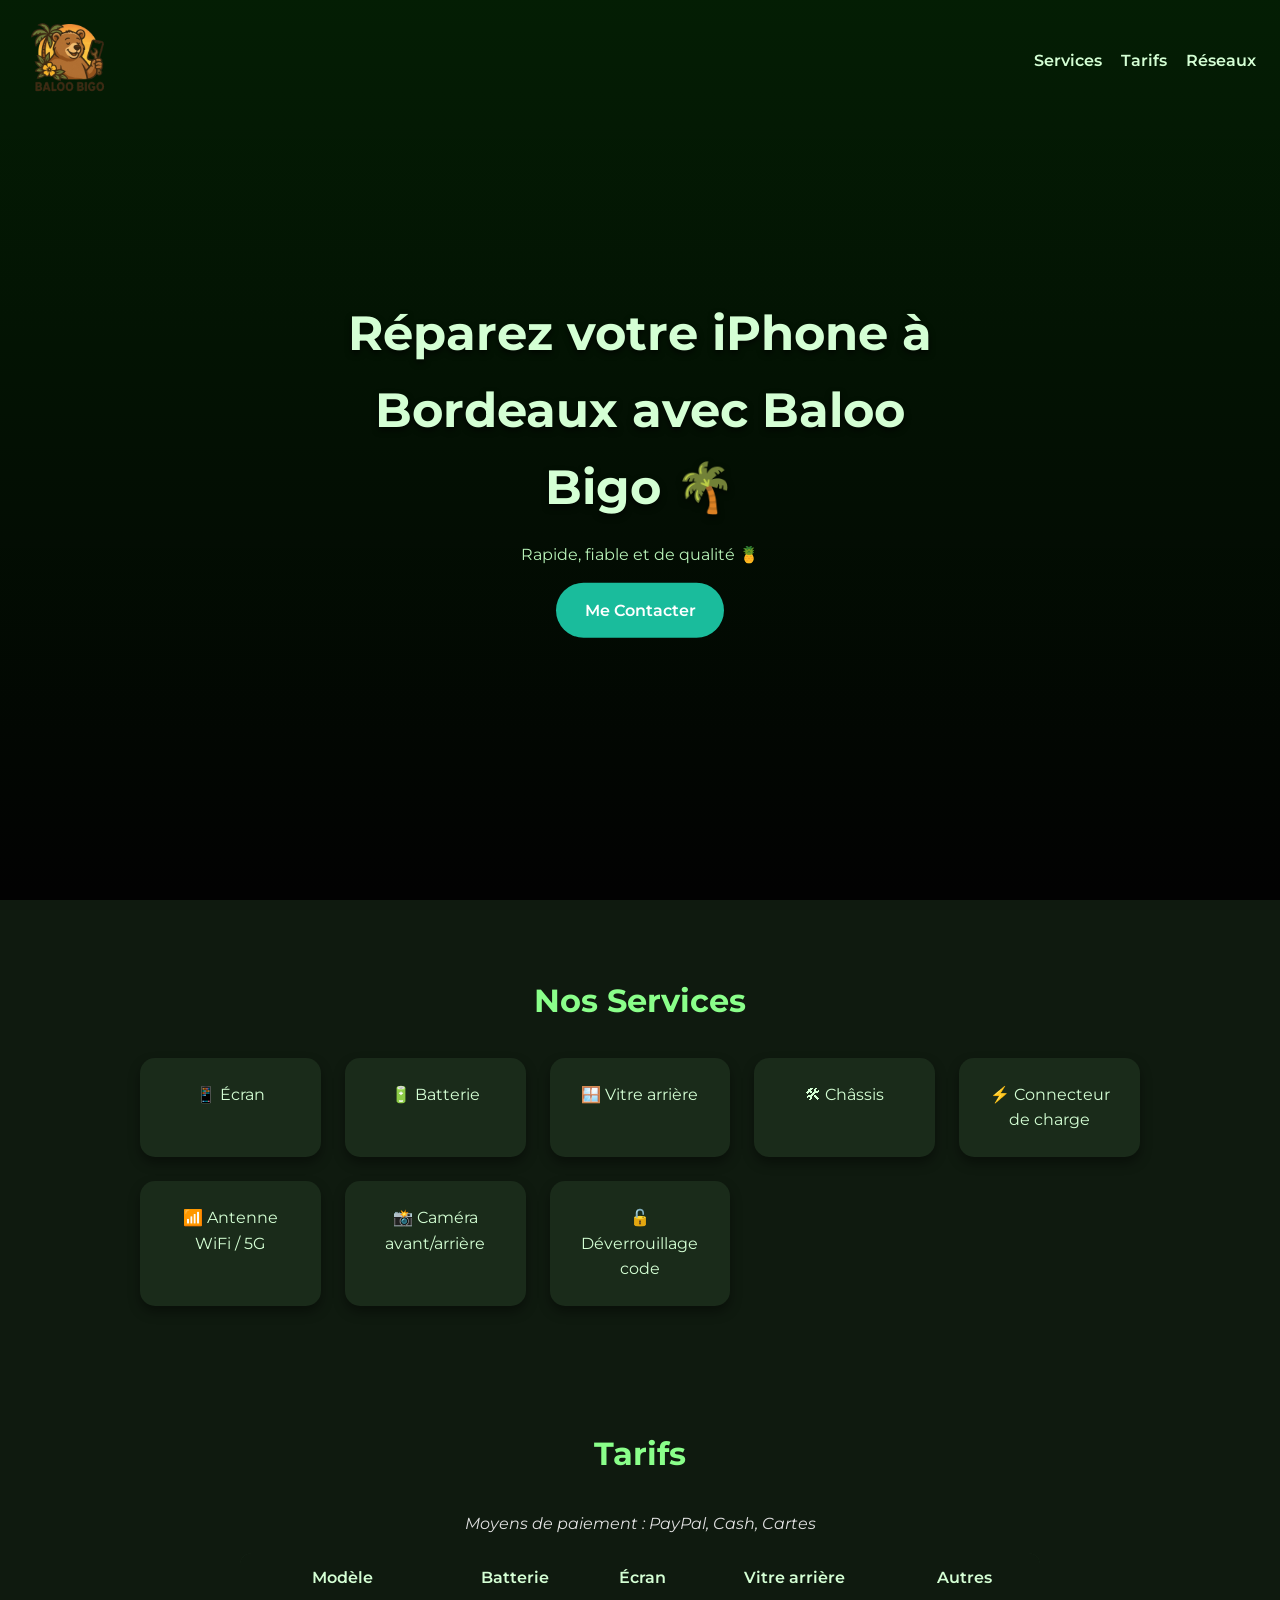
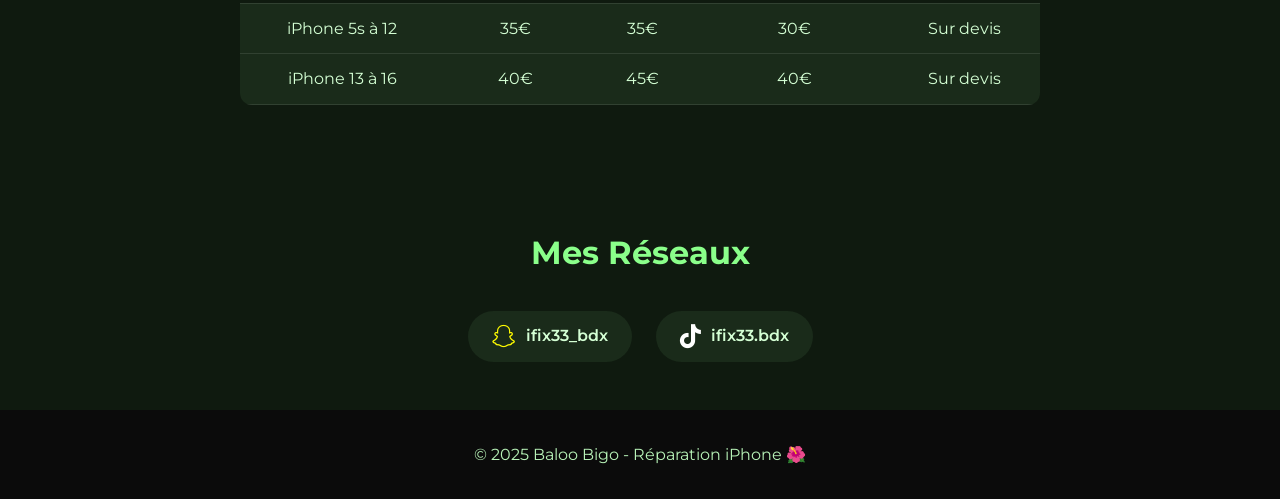
<file: index.html>
<!DOCTYPE html>
<html lang="fr">
<head>
  <meta charset="UTF-8">
  <meta name="viewport" content="width=device-width, initial-scale=1.0">
  <meta name="google-site-verification" content="fm58N_g5K8UK_KCXhGy0kUdXE4n-N0BsBM9ABwy1UoQ" />
  <title>Baloo Bigo - Réparation iPhone à Bordeaux</title>
  
  <!-- Description meta -->
  <meta name="description" content="Baloo Bigo, expert en réparation d'iPhone à Bordeaux. Écrans, batteries, vitres arrière, châssis, connecteur de charge, caméras et déverrouillage.">

  <!-- Keywords meta -->
  <meta name="keywords" content="réparation iPhone, iPhone Bordeaux, batterie iPhone, écran iPhone, vitre arrière, déverrouillage iPhone, caméra iPhone, connecteur de charge, Baloo Bigo">

  <!-- Robots meta -->
  <meta name="robots" content="index, follow">

  <!-- Favicon -->
  <link rel="icon" href="favicon.ico" type="image/x-icon">

  <!-- CSS -->
  <link rel="stylesheet" href="style.css">

  <!-- Fonts -->
  <link href="https://fonts.googleapis.com/css2?family=Pacifico&family=Montserrat:wght@400;600&display=swap" rel="stylesheet">

  <!-- Réseaux sociaux (Open Graph / Twitter Card) -->
  <meta property="og:title" content="Baloo Bigo - Réparation iPhone à Bordeaux">
  <meta property="og:description" content="Écrans, batteries, caméras et déverrouillage iPhone. Rapide et fiable !">
  <meta property="og:type" content="website">
  <meta property="og:url" content="https://www.baloobigo.fr/">
  <meta property="og:image" content="https://www.baloobigo.fr/preview.jpg">

  <meta name="twitter:card" content="summary_large_image">
  <meta name="twitter:title" content="Baloo Bigo - Réparation iPhone à Bordeaux">
  <meta name="twitter:description" content="Écrans, batteries, caméras et déverrouillage iPhone. Rapide et fiable !">
  <meta name="twitter:image" content="https://www.baloobigo.fr/preview.jpg">

  <!-- FontAwesome pour icônes réseaux -->
  <link rel="stylesheet" href="https://cdnjs.cloudflare.com/ajax/libs/font-awesome/6.5.0/css/all.min.css">

</head>
<body>
  <!-- HEADER -->
  <header class="hero">
    <nav class="navbar">
      <div class="logo-container">
        <img src="Baloo_bigo_logo.png" alt="Logo Baloo Bigo - Réparation iPhone Bordeaux" class="logo-img">
      </div>

      <ul class="nav-links">
        <li><a href="#services">Services</a></li>
        <li><a href="#tarifs">Tarifs</a></li>
        <li><a href="#contact">Réseaux</a></li>
      </ul>

      <button class="hamburger" aria-label="Menu">
        <span></span><span></span><span></span>
      </button>
    </nav>

    <div class="hero-center fade-in">
      <h1>Réparez votre iPhone à Bordeaux avec Baloo Bigo 🌴</h1>
      <p>Rapide, fiable et de qualité 🍍</p>
      <a href="#contact" class="btn">Me Contacter</a>
    </div>
  </header>

  <!-- SERVICES -->
  <main>
    <section id="services" class="section reveal">
      <h2>Nos Services</h2>
      <div class="cards">
        <div class="card">📱 Écran</div>
        <div class="card">🔋 Batterie</div>
        <div class="card">🪟 Vitre arrière</div>
        <div class="card">🛠 Châssis</div>
        <div class="card">⚡ Connecteur de charge</div>
        <div class="card">📶 Antenne WiFi / 5G</div>
        <div class="card">📸 Caméra avant/arrière</div>
        <div class="card">🔓 Déverrouillage code</div>
      </div>
    </section>

    <!-- TARIFS -->
    <section id="tarifs" class="section reveal">
      <h2>Tarifs</h2>
      <p><em>Moyens de paiement : PayPal, Cash, Cartes</em></p>

      <div class="pricing">
        <table class="price-table">
          <thead>
            <tr>
              <th>Modèle</th>
              <th>Batterie</th>
              <th>Écran</th>
              <th>Vitre arrière</th>
              <th>Autres</th>
            </tr>
          </thead>
          <tbody>
            <tr>
              <td>iPhone 5s à 12</td>
              <td>35€</td>
              <td>35€</td>
              <td>30€</td>
              <td>Sur devis</td>
            </tr>
            <tr>
              <td>iPhone 13 à 16</td>
              <td>40€</td>
              <td>45€</td>
              <td>40€</td>
              <td>Sur devis</td>
            </tr>
          </tbody>
        </table>
      </div>
    </section>

    <!-- RÉSEAUX SOCIAUX -->
    <section id="contact" class="section reveal">
      <h2>Mes Réseaux</h2>
      <div class="socials">
        <a href="https://www.snapchat.com/add/ifix33_bdx" target="_blank" class="social-btn snapchat">
          <i class="fab fa-snapchat-ghost"></i> ifix33_bdx
        </a>
        <a href="https://www.tiktok.com/@ifix33.bdx" target="_blank" class="social-btn tiktok">
          <i class="fab fa-tiktok"></i> ifix33.bdx
        </a>
      </div>
    </section>
  </main>

  <!-- FOOTER -->
  <footer>
    <p>© 2025 Baloo Bigo - Réparation iPhone 🌺</p>
  </footer>

  <!-- SCRIPT -->
  <script src="script.js"></script>
</body>
</html>
</file>
<file: style.css>
/* =======================
   GLOBAL
======================= */
body {
  margin: 0;
  font-family: 'Montserrat', sans-serif;
  background: #0b0b0b;
  color: #e0e0e0;
  line-height: 1.6;
  overflow-x: hidden;
}

/* =======================
   HERO tropical jungle
======================= */
.hero {
  position: relative;
  min-height: 100vh;
  width: 100%;
  background:
    linear-gradient(rgba(0,40,0,0.65), rgba(0,0,0,0.85)),
    url("https://images.unsplash.com/photo-1501785888041-af3ef285b470?auto=format&fit=crop&w=1600&q=80")
    center/cover no-repeat;
  color: white;
}

/* =======================
   NAVBAR
======================= */
.navbar {
  display: flex;
  justify-content: space-between;
  align-items: center;
  padding: 1rem 1.5rem;
  position: relative;
  z-index: 10;
}

.logo-container {
  display: flex;
  align-items: center;
}

.logo-img {
  height: 90px; /* Logo XXL */
  width: auto;
  object-fit: contain;
}

.nav-links {
  list-style: none;
  display: flex;
  gap: 1.2rem;
}

.nav-links li a {
  text-decoration: none;
  color: #d4ffd4;
  font-weight: 600;
  transition: color 0.3s;
}

.nav-links li a:hover {
  color: #1ABC9C;
}

/* =======================
   HAMBURGER
======================= */
.hamburger {
  display: none;
  flex-direction: column;
  justify-content: center;
  gap: 6px;
  background: transparent;
  border: none;
  cursor: pointer;
  padding: 0;
}

.hamburger span {
  background: #d4ffd4;
  height: 3px;
  width: 28px;
  border-radius: 2px;
  transition: all 0.3s ease;
}

.hamburger.open span:nth-child(1) {
  transform: translateY(9px) rotate(45deg);
}
.hamburger.open span:nth-child(2) {
  opacity: 0;
}
.hamburger.open span:nth-child(3) {
  transform: translateY(-9px) rotate(-45deg);
}

/* =======================
   HERO CONTENT
======================= */
.hero-center {
  position: absolute;
  top: 50%;
  left: 50%;
  transform: translate(-50%, -50%);
  text-align: center;
  padding: 0 1rem;
}

.hero-center h1 {
  font-size: 3rem;
  color: #d4ffd4;
  margin-bottom: 1rem;
  text-shadow: 0 3px 6px rgba(0,0,0,0.7);
}

.hero-center p {
  color: #b8f3b8;
}

.btn {
  background: #1ABC9C;
  color: white;
  padding: 0.9rem 1.8rem;
  border-radius: 30px;
  text-decoration: none;
  font-weight: 600;
  transition: background 0.3s, transform 0.2s;
  display: inline-block;
}

.btn:hover {
  background: #16A085;
  transform: scale(1.05);
}

/* =======================
   SECTIONS
======================= */
.section {
  padding: 3rem 1rem;
  text-align: center;
  background: #0f1a0f;
}

.section h2 {
  font-size: 2rem;
  margin-bottom: 2rem;
  color: #8AFF8A;
}

/* =======================
   SERVICES / TARIFS
======================= */
.cards,
.pricing {
  display: grid;
  grid-template-columns: repeat(auto-fit, minmax(150px, 1fr));
  gap: 1.5rem;
  max-width: 1000px;
  margin: 0 auto;
}

.card,
.price-card {
  background: #1a2b1a;
  color: #d4ffd4;
  padding: 1.5rem;
  border-radius: 15px;
  box-shadow: 0 6px 12px rgba(0,0,0,0.4);
  transition: transform 0.3s, box-shadow 0.3s;
}

.card:hover,
.price-card:hover {
  transform: translateY(-8px);
  box-shadow: 0 10px 18px rgba(0,0,0,0.6);
}

/* =======================
   RÉSEAUX SOCIAUX
======================= */
.socials {
  display: flex;
  justify-content: center;
  gap: 1.5rem;
  flex-wrap: wrap;
}

.social-btn {
  display: flex;
  align-items: center;
  gap: 10px;
  text-decoration: none;
  font-weight: 600;
  color: #d4ffd4;
  background: #1a2b1a;
  padding: 0.8rem 1.5rem;
  border-radius: 50px;
  transition: transform 0.3s, background 0.3s;
}

.social-btn i {
  font-size: 1.5rem;
}

.social-btn:hover {
  transform: translateY(-5px);
  background: #16A085;
}

.snapchat i { color: #FFFC00; }
.tiktok i { color: #fff; }

/* =======================
   FOOTER
======================= */
footer {
  background: #0b0b0b;
  color: #b8f3b8;
  text-align: center;
  padding: 1rem;
}

/* =======================
   RESPONSIVE
======================= */
@media (max-width: 768px) {
  .nav-links {
    position: absolute;
    top: 90px;
    right: 20px;
    background: rgba(0,30,0,0.95);
    flex-direction: column;
    width: 220px;
    padding: 1rem;
    border-radius: 12px;
    display: none;
    animation: slideDown 0.3s ease forwards;
  }

  .nav-links.show {
    display: flex;
  }

  .hamburger {
    display: flex;
  }

  .hero-center h1 {
    font-size: 2.2rem;
  }

  .btn {
    padding: 0.8rem 1.4rem;
    font-size: 0.9rem;
  }
}

@keyframes slideDown {
  from { opacity: 0; transform: translateY(-20px); }
  to   { opacity: 1; transform: translateY(0); }
}

/* =======================
   ANIMATIONS
======================= */
.fade-in { 
  opacity: 0;
  animation: fadeIn 1.5s forwards;
}

@keyframes fadeIn {
  to { opacity: 1; }
}

.reveal {
  opacity: 0;
  transform: translateY(50px);
  transition: all 0.8s ease;
}

.reveal.active {
  opacity: 1;
  transform: translateY(0);
}

.price-table {
  width: 100%;
  max-width: 800px;
  margin: 0 auto;
  border-collapse: collapse;
  background: #1a2b1a;
  border-radius: 12px;
  overflow: hidden;
}

.price-table th,
.price-table td {
  padding: 12px 15px;
  text-align: center;
  border-bottom: 1px solid rgba(255,255,255,0.1);
  color: #d4ffd4;
}

.price-table th {
  background: #0f1a0f;
  font-weight: 600;
}

.price-table tr:hover {
  background: rgba(26,43,26,0.4);
}

/* Conteneur responsive pour le tableau */
.pricing {
  overflow-x: auto; /* permet de scroller horizontalement sur mobile */
  -webkit-overflow-scrolling: touch;
  margin: 0 auto;
}

/* Ajustement des cellules sur petits écrans */
@media (max-width: 600px) {
  .price-table th,
  .price-table td {
    padding: 10px 8px;
    font-size: 0.9rem;
  }

  .price-table {
    min-width: 500px; /* largeur minimum pour éviter que le contenu se casse */
  }
}
</file>
